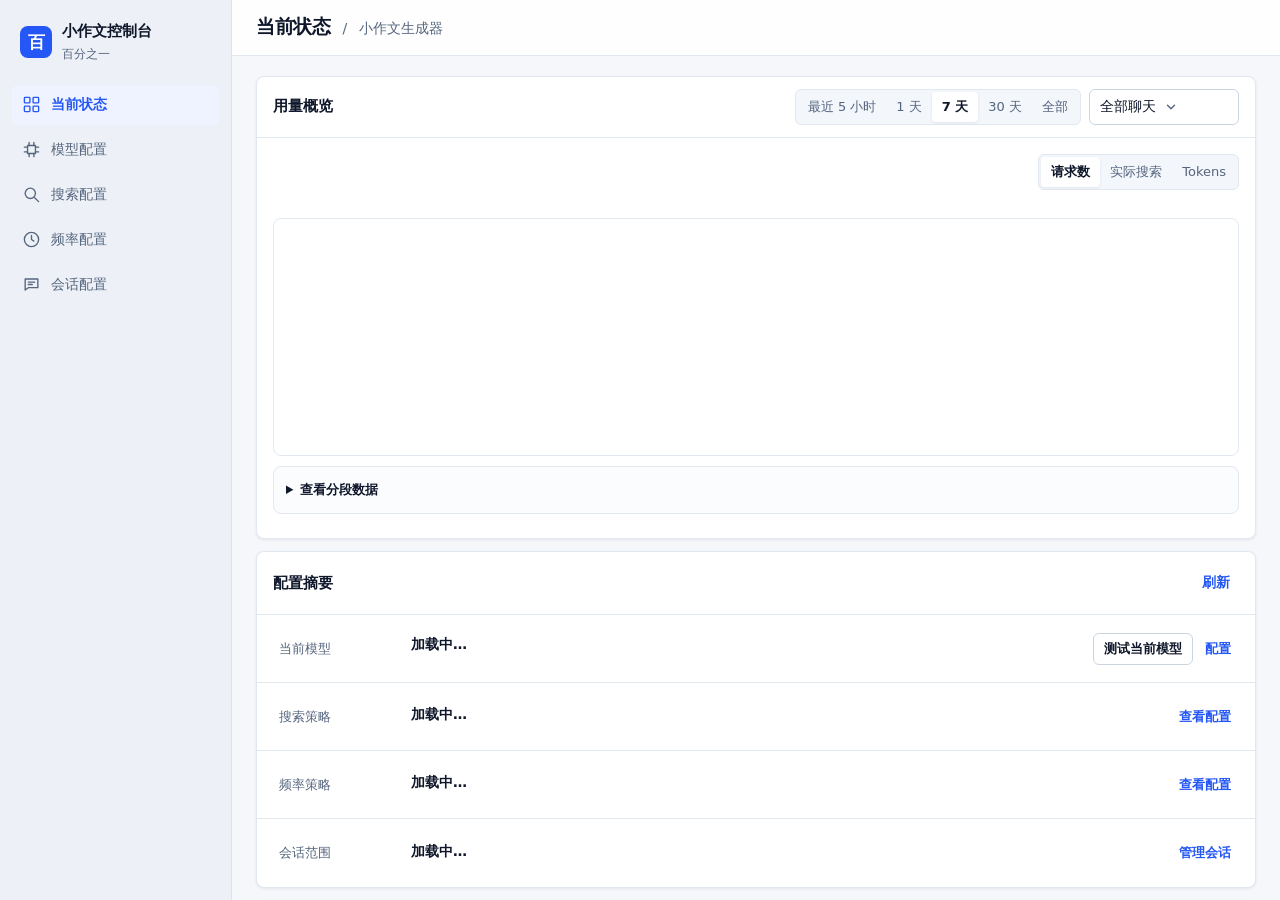
<file: views/config-center/index.html>
<!doctype html>
<html lang="zh-CN">
<head>
<meta charset="utf-8"/>
<meta name="viewport" content="width=device-width,initial-scale=1"/>
<title>小作文生成器</title>
<link rel="stylesheet" href="./tokens.css"/>
<link rel="stylesheet" href="./style.css"/>
</head>
<body>
<p id="toast" class="toast hidden" role="status" aria-live="polite"></p>
<div class="app">
  <aside class="sidebar">
    <div class="brand"><div class="brand-mark">百</div><div><strong>小作文控制台</strong><small>百分之一</small></div></div>
    <nav class="nav" aria-label="配置中心">
      <button data-page="status" aria-current="page"><svg class="ico" viewBox="0 0 24 24"><rect x="3" y="3" width="7" height="7" rx="1"/><rect x="14" y="3" width="7" height="7" rx="1"/><rect x="3" y="14" width="7" height="7" rx="1"/><rect x="14" y="14" width="7" height="7" rx="1"/></svg><span>当前状态</span></button>
      <button data-page="model"><svg class="ico" viewBox="0 0 24 24"><path d="M7 7h10v10H7z"/><path d="M9 3v4M15 3v4M9 17v4M15 17v4M3 9h4M3 15h4M17 9h4M17 15h4"/></svg><span>模型配置</span></button>
      <button data-page="search"><svg class="ico" viewBox="0 0 24 24"><circle cx="10.5" cy="10.5" r="6.5"/><path d="m16 16 5 5"/></svg><span>搜索配置</span></button>
      <button data-page="rate"><svg class="ico" viewBox="0 0 24 24"><circle cx="12" cy="12" r="9"/><path d="M12 7v5l3 2"/></svg><span>频率配置</span></button>
      <button data-page="session"><svg class="ico" viewBox="0 0 24 24"><path d="M4 5h16v11H8l-4 3z"/><path d="M8 9h8M8 12h5"/></svg><span>会话配置</span></button>
    </nav>
  </aside>
  <div class="workspace">
    <header class="topbar"><div class="topbar-title"><h1 id="pageTitle">当前状态</h1><span class="title-divider">/</span><span id="pageKicker">小作文生成器</span></div><span id="dirtyBadge" class="badge hidden">未保存</span></header>
    <main class="content">
      <p id="globalNotice" class="notice global-notice hidden" role="status"></p>
      <section id="page-status" class="section active">
        <div class="card">
          <div class="card-head"><h2>用量概览</h2><div class="tools"><div class="seg" id="periodSeg"><button data-period="5h">最近 5 小时</button><button data-period="1d">1 天</button><button data-period="7d" class="active">7 天</button><button data-period="30d">30 天</button><button data-period="all">全部</button></div><div class="chat-filter"><button id="chatToggle" class="select-like chat-toggle" aria-haspopup="true" aria-expanded="false"><span id="chatToggleLabel">全部聊天</span><svg class="caret" viewBox="0 0 16 16" aria-hidden="true"><path d="m4 6 4 4 4-4" fill="none" stroke="currentColor" stroke-width="1.6" stroke-linecap="round" stroke-linejoin="round"/></svg></button><div id="chatPanel" class="chat-panel hidden"><div class="chat-panel-head"><strong>按聊天筛选</strong><span id="chatSelectionHint" class="chat-panel-meta">全部聊天</span></div><label class="chat-search"><svg class="ico" viewBox="0 0 24 24" aria-hidden="true"><circle cx="10.5" cy="10.5" r="6.5"/><path d="m16 16 5 5"/></svg><input id="chatSearch" type="search" placeholder="搜索聊天名称或 UMO" aria-label="搜索聊天"/></label><div id="chatList" class="chat-list"></div><div class="chat-panel-foot"><div id="chatBulkScope" class="chat-bulk-scope"></div><div class="chat-bulk"><button id="chatAll" class="link-btn">全选</button><span class="bulk-divider"></span><button id="chatNone" class="link-btn">全不选</button></div><button id="chatApply" class="primary small">应用筛选</button></div></div></div></div></div>
          <div class="card-body">
            <div class="chart-toolbar"><p id="rangeInfo" class="hint range-info"></p><div class="seg metric-seg" id="metricSeg"><button data-metric="requests" class="active">请求数</button><button data-metric="searches">实际搜索</button><button data-metric="tokens">Tokens</button></div></div>
            <div id="statCards" class="stat-grid"></div>
            <div class="chart-wrap"><canvas id="trendChart" role="img" aria-label="按时间范围与聊天筛选的使用趋势图，悬停查看对应数据"></canvas><div id="chartTip" class="chart-tip hidden" role="status" aria-live="polite"></div><div id="chartEmpty" class="empty hidden">当前范围内没有实际记录</div></div>
            <details class="chart-data"><summary>查看分段数据</summary><div id="chartTable"></div></details>
            <p id="tokenNote" class="hint"></p>
          </div>
        </div>
        <div class="card"><div class="card-head"><h2>配置摘要</h2><button id="refreshAll" class="ghost">刷新</button></div><div class="config-list">
          <div class="config-item"><div class="config-label">当前模型</div><div><strong id="sumModel">加载中…</strong><small id="sumModelMeta"></small><small id="sumModelTest" class="hint"></small></div><div class="config-actions"><button id="testCurrentModel" class="secondary small">测试当前模型</button><button class="config-link" data-status-go="model">配置</button></div></div>
          <div class="config-item"><div class="config-label">搜索策略</div><div><strong id="sumSearch">加载中…</strong><small id="sumSearchMeta"></small></div><div class="config-actions"><button class="config-link" data-status-go="search">查看配置</button></div></div>
          <div class="config-item"><div class="config-label">频率策略</div><div><strong id="sumRate">加载中…</strong><small id="sumRateMeta"></small></div><div class="config-actions"><button class="config-link" data-status-go="rate">查看配置</button></div></div>
          <div class="config-item"><div class="config-label">会话范围</div><div><strong id="sumSession">加载中…</strong><small id="sumSessionMeta"></small></div><div class="config-actions"><button class="config-link" data-status-go="session">管理会话</button></div></div>
        </div></div>
        <div class="card"><div class="card-head"><h2>保留与统计口径</h2></div><div class="card-body"><p id="retentionInfo" class="hint"></p><ul class="plain-list"><li>请求数：实际进入生成流程的请求，失败也计数。</li><li>实际搜索：生成与主动测试中真正发起过的搜索后端尝试；跳过和关闭不计。</li><li>降级/回退：同一请求中第二个及之后真正发起的后端尝试；一次请求可能产生多条。</li><li>模型失败：按失败的模型调用计数；主动测试单独记录，不计入请求数。</li><li>Tokens：仅累加上游实际返回的用量；缺失会标记为不完整，不按 0 处理。</li></ul></div></div>
      </section>

      <section id="page-model" class="section">
        <div class="card">
          <div class="card-head"><h2>模型来源</h2><div class="seg seg-large" role="group" aria-label="模型来源"><button id="sourceAstrbot" type="button" class="active" aria-pressed="true">AstrBot 预设模型</button><button id="sourceManual" type="button" aria-pressed="false">自定义模型</button></div></div>
          <div id="astrbotPanel">
            <div class="card-body">
              <div class="row-between"><div><h3>选择模型</h3><p id="providerHint" class="hint"></p></div><button id="refreshProviders" class="ghost">刷新</button></div>
              <label class="field"><span>搜索已配置模型</span><input id="providerFilter" type="search" placeholder="模型较多时输入名称或 Provider ID 过滤" autocomplete="off"/></label>
              <label class="field"><span>模型 Provider</span><select id="providerSelect" aria-label="选择 AstrBot 已配置的模型"></select><small id="providerSelectionState" class="hint provider-selection" aria-live="polite">未选择模型</small></label>
            </div>
          </div>
          <div id="manualPanel" class="hidden">
            <div class="card-body">
              <h3 class="subhead">连接信息</h3>
              <div class="grid two"><label class="field"><span>供应商预设</span><select id="presetSelect"></select></label><label class="field"><span>接口格式</span><select id="apiFormat"><option value="chat_completions">Chat Completions</option><option value="responses">Responses</option><option value="anthropic_messages">Anthropic Messages</option></select></label></div>
              <label class="field"><span>Base URL</span><input id="baseUrl" type="url" placeholder="https://api.example.com/v1" autocomplete="off"/></label>
              <label class="field"><span>API Key</span><input id="apiKey" type="password" placeholder="留空且地址未变时保留已保存 Key，填入新值将覆盖" autocomplete="new-password"/><small id="keyState" class="hint key-state"></small></label>
              <h3 class="subhead divided">模型</h3>
              <div class="row-between"><div><p id="modelHint" class="hint"></p></div><button id="fetchModels" class="secondary btn-compact">获取模型列表</button></div>
              <label class="field"><span>模型名称</span><input id="modelInput" list="modelList" placeholder="获取列表后选择，或手动填写" autocomplete="off"/><datalist id="modelList"></datalist></label>
              <p id="contextHint" class="hint">上下文长度：未知（未从服务可靠取得，不猜测）</p>
              <label class="check"><input id="sendTemperature" type="checkbox"/>发送 temperature 参数</label>
            </div>
          </div>
          <div class="card-foot action-row"><button id="testModel" class="secondary">测试当前模型</button><span class="autosave-note">修改后自动保存</span><span id="modelMessage" class="message" role="status"></span></div>
        </div>
      </section>

      <section id="page-search" class="section">
        <p id="searchDraftHint" class="hint search-autosave-hint">修改后自动保存，无需点击保存按钮。</p>

        <div class="card" id="searchPolicyCard">
          <div class="card-head"><h2>搜索策略</h2><span class="pill">从上到下依次尝试</span></div>
          <div class="card-body">
            <label class="check"><input id="searchEnabled" type="checkbox"/>启用搜索</label>
            <div class="mode-field">
              <div class="mode-head">
                <div>
                  <span class="mode-title">搜索顺序与分组</span>
                  <p class="hint">从上到下依次尝试已勾选的组；某一组返回有效结果即停止，不再继续后面的组。AstrBot 组内先官方搜索、再已安装的搜索插件；全部取消勾选或关闭总开关时不发起任何搜索。</p>
                </div>
              </div>
              <div id="modeList" class="candidate-list mode-list" role="list" aria-label="搜索分组优先级"></div>
            </div>
            <div class="grid three">
              <label class="field"><span>结果数</span><input id="searchResults" type="number" min="1" max="10"/></label>
              <label class="field"><span>总超时 (ms)</span><input id="searchTimeout" type="number" min="1000" max="60000"/></label>
              <label class="field"><span>单后端超时 (ms，0=自动)</span><input id="searchPerTimeout" type="number" min="0" max="60000"/></label>
            </div>
            <p class="hint">网页组会分别查询「首发平台／玩法机制」与「体验评价／剧情」，共享同一份总超时与结果数上限；不同查询的结果都会进入素材池，相同链接自动去重。</p>
          </div>
        </div>

        <div class="card" id="searchDiagCard">
          <div class="card-head"><h2>诊断</h2><button id="searchTest" class="secondary btn-compact">主动测试搜索</button></div>
          <div class="card-body">
            <p id="searchMessage" class="hint" aria-live="polite"></p>
            <p id="searchTestResult" class="hint"></p>
            <p id="searchFailure" class="hint">最近一次没有失败记录。</p>
            <pre id="lastSearch" class="pre"></pre>
          </div>
        </div>

        <div class="card" id="searchAdvancedCard">
          <div class="card-head"><h2>高级参数</h2><span class="pill">默认素材直传</span></div>
          <div class="card-body">
            <div class="grid three">
              <label class="field"><span>素材总字数预算</span><input id="materialMaxChars" type="number" min="1000" max="6000"/></label>
              <label class="field"><span>素材条数上限</span><input id="materialMaxItems" type="number" min="1" max="10"/></label>
              <label class="field"><span>单条片段字数</span><input id="materialSnippetChars" type="number" min="120" max="600"/></label>
            </div>
            <p class="hint">默认把清洗后的「标题、来源、链接、片段」直接交给生成模型，每次生成只调用一次写作模型；片段按句子边界截断。</p>
            <label class="check"><input id="summarizeEnabled" type="checkbox"/>【高级】先用模型汇总素材（关闭时直接传素材，推荐关闭）</label>
            <div class="grid two">
              <label class="field"><span>汇总输入预算</span><input id="summaryInput" type="number" min="200" max="50000"/></label>
              <label class="field"><span>汇总输出字数</span><input id="summaryChars" type="number" min="20" max="1000"/></label>
            </div>
            <p class="hint">开启汇总会多一次模型调用，并可能把素材压得过短；只有确实需要短摘要时再打开。</p>
            <div class="grid two">
              <label class="field"><span>搜索 API</span><select id="apiProvider"><option value="tavily">Tavily</option></select></label>
              <label class="field"><span>API Base URL</span><input id="searchBase" type="url"/></label>
            </div>
            <label class="field"><span>搜索 API Key</span><input id="searchKey" type="password" placeholder="留空保留同地址已保存的 Key；输入新值后失焦或回车覆盖" autocomplete="new-password"/></label>
          </div>
        </div>

        <p id="searchSaveMessage" class="message autosave-status" role="status"></p>
      </section>

      <section id="page-rate" class="section">
        <div class="card"><div class="card-head"><h2>请求频率</h2><span class="pill">0 = 不限制</span></div><div class="card-body">
          <div class="range-row"><div><strong>时间窗口</strong><p class="hint">0 分钟表示不做窗口限制</p></div><input id="windowRange" type="range" min="0" max="1440" step="1"/><input id="windowNumber" type="number" min="0" max="1440"/><span>分钟</span></div>
          <div id="maxRow" class="range-row"><div><strong>窗口内最多次数</strong><p class="hint">仅窗口不为 0 时生效</p></div><input id="maxRange" type="range" min="1" max="1000"/><input id="maxNumber" type="number" min="1" max="1000"/><span>次</span></div>
          <div class="range-row"><div><strong>每日最多次数</strong><p class="hint">0 表示每日不限制</p></div><input id="dailyRange" type="range" min="0" max="1000"/><input id="dailyNumber" type="number" min="0" max="1000"/><span>次</span></div>
          <div class="stack-fields"><div class="setting-row"><label class="setting-label" for="rateTimezone">每日重置时区</label><select id="rateTimezone" aria-label="每日重置时区"></select><p class="hint setting-hint">每日 00:00 按此时区重置；默认使用服务器本地时区。</p></div><div class="field"><span>运行时规则</span><p id="rateRuntime" class="hint"></p></div></div>
          <p class="hint">管理员不受频率限制；并发请求在单进程内串行计数，避免同一身份并发穿透。每日按指定时区 00:00 重置。</p>
          <div class="action-row"><span class="autosave-note">修改后自动保存</span><span id="rateMessage" class="message"></span></div>
        </div></div>
        <div class="card identity-card"><div class="card-head"><div><h2>身份关联</h2><p class="card-sub">同一人的多个账号可共用一份频率额度</p></div><span class="pill">仅管理员确认</span></div><div class="card-body"><p class="identity-purpose">用途：把同一连接器下确认属于同一人的多个 UID 关联起来，它们会共用一份频率额度；共同历史只计一次，解除关联后各自新增的请求相加，不会重置额度。普通用户无需设置这里。</p><div class="identity-summary"><div class="identity-stat"><span>已关联</span><strong id="identityGroupCount">0</strong><small>组</small></div><div class="identity-stat"><span>已知身份</span><strong id="identityKnownCount">0</strong><small>个</small></div><span class="hint identity-summary-note">明细较多时可在下方滚动查看</span></div><details class="identity-details"><summary>查看身份明细</summary><div class="identity-scroll"><div class="subhead">已关联</div><div id="linkList" class="list compact"></div><div class="subhead divided">可关联身份</div><div id="identityList" class="list compact"></div></div><div class="identity-add"><label class="field"><span>连接器</span><input id="identityConnector" placeholder="例如 qq_official"/></label><label class="field grow"><span>UID（逗号分隔）</span><input id="identityUids" placeholder="uid1, uid2"/></label><button id="linkIdentity" class="secondary btn-compact">关联身份</button></div></details></div></div>
      </section>

      <section id="page-session" class="section">
        <div class="card"><div class="card-head"><h2>会话总开关</h2><span class="pill">优先级：类型开关 → 迁移 → 列表</span></div><div class="card-body"><label class="check"><input id="allowPrivate" type="checkbox"/>允许私聊</label><label class="check"><input id="allowGroup" type="checkbox"/>允许群聊</label><p id="migrationBanner" class="notice hidden"></p><p id="umoPending" class="notice hidden"></p><p class="hint">非空会话列表只允许列表中启用且 UMO 完全一致的会话；旧版 QQ/群号限制无法自动映射时会保持暂停，必须添加明确的 UMO 会话后才会解除。没有旧版限制时，空列表表示不限制。</p></div></div>
        <div class="card"><div class="card-head"><div><h2>管理员</h2><p class="card-sub">管理员不受频率限制；添加或移除后立即生效</p></div><span class="pill">按连接器 + UID</span></div><div class="card-body"><div class="inline-add"><label class="field"><span>连接器</span><input id="adminConnector" placeholder="例如 qq_official"/></label><label class="field grow"><span>发送者 UID（/sid）</span><input id="adminUid" placeholder="不要填 UMO 或群号"/></label><button id="addAdmin" class="secondary btn-compact">添加</button></div><div id="adminList" class="list compact"></div><p id="adminPending" class="notice hidden"></p><p id="adminMessage" class="hint"></p><p class="hint">管理员身份与会话白名单彼此独立；不需要额外保存，添加或移除后自动写入配置。</p></div></div>
        <div class="card"><div class="card-head"><div><h2>会话列表</h2><p class="card-sub">只放行列表中勾选启用的精确 UMO；修改后立即生效</p></div><span class="pill">精确 UMO</span></div><div class="card-body"><div class="inline-add"><label class="field grow"><span>新增 UMO（/sid）</span><input id="newUmo" placeholder="platform:MessageType:session"/></label><button id="addSession" class="secondary btn-compact">添加</button></div><div class="filter-row session-filters"><label class="field compact"><span>连接器筛选</span><select id="sessionConnectorFilter"><option value="">全部连接器</option></select></label><label class="field compact"><span>类型筛选</span><select id="sessionTypeFilter"><option value="">全部类型</option><option value="private">私聊</option><option value="group">群聊</option><option value="unknown">未知</option></select></label></div><div id="sessionList" class="list compact session-list"></div><p id="sessionMessage" class="hint"></p><div id="sessionRepair"></div><p class="hint">QQ 官方 unique_session 开启时，群 UMO 可能包含成员身份；授权一个成员 UMO 不等于授权整个群。无法自动发现的会话请通过 /sid 添加，插件不会虚构会话名称。</p></div></div>
        <div class="card"><div class="card-head"><h2>高级</h2></div><div class="card-body"><label class="field"><span>预设游戏（每行一个）</span><textarea id="presetGames" rows="5"></textarea></label><label class="check"><input id="showStats" type="checkbox"/>生成后发送统计信息</label><div class="action-row"><span class="autosave-note">修改后自动保存</span><span id="advancedMessage" class="message"></span></div></div></div>
      </section>
    </main>
    <div id="loading" class="loading hidden">加载中…</div>
  </div>
</div>
<div id="confirmLayer" class="confirm-layer hidden" role="dialog" aria-modal="true" aria-labelledby="confirmTitle" aria-describedby="confirmText">
  <div class="confirm-box">
    <h2 id="confirmTitle">有未保存的修改</h2>
    <p id="confirmText"></p>
    <div class="action-row confirm-actions">
      <button id="confirmCancel" type="button" class="secondary">取消，保留草稿</button>
      <button id="confirmOk" type="button" class="primary">放弃草稿并继续</button>
    </div>
  </div>
</div>
<script type="module" src="./app.js"></script>
</body>
</html>
</file>
<file: views/config-center/tokens.css>
:root {
  --bg: #F5F7FB;
  --paper: #FFFFFF;
  --text: #0F172A;
  --muted: #55657D;
  --line: #E2E8F0;
  --line-soft: #EEF2F7;
  --line-strong: #CBD5E1;
  --accent: #2457F5;
  --accent-hover: #1E46CC;
  --accent-soft: #EEF3FF;
  --accent-contrast: #FFFFFF;
  --teal: #0F8F8E;
  --ok: #0F8F8E;
  --ok-soft: #E8F5F0;
  --danger: #C0392B;
  --danger-soft: #FDECEA;
  --amber: #B7791F;
  --amber-soft: #FFF7E6;
  --amber-border: #F0D9A6;
  --danger-border: #F3C7C2;
  --toast-ok-bg: #E9F7EF;
  --toast-ok-text: #12633F;
  --toast-ok-border: #B7E2C9;
  --surface-1: #FBFCFE;
  --surface-2: #F3F6FB;
  --surface-3: #EEF3FA;
  --topbar-bg: rgba(255, 255, 255, .86);
  --focus: #9DB4FF;
  --focus-ring: rgba(36, 87, 245, .22);
  --radius: 8px;
  --radius-sm: 6px;
  --shadow: 0 1px 3px rgba(15, 23, 42, .08);
  --shadow-pop: 0 12px 32px rgba(15, 23, 42, .12);
  --side: #EDF1F7;
  --side-line: #DCE3ED;
  --space-1: 8px;
  --space-2: 12px;
  --space-3: 16px;
  --space-4: 24px;
  --font-sans: "PingFang SC", "HarmonyOS Sans SC", "Microsoft YaHei", system-ui, sans-serif;
  --font-mono: "SFMono-Regular", Consolas, "Liberation Mono", monospace;
}
html[data-theme="dark"] {
  --bg: #0B1220;
  --side: #0E1726;
  --side-line: #223047;
  --paper: #111A2B;
  --text: #E8EEF8;
  --muted: #9BA8BC;
  --line: #263449;
  --line-soft: #1E2A3C;
  --line-strong: #3A4A63;
  --accent: #7C9CFF;
  --accent-hover: #9DB4FF;
  --accent-soft: #16223A;
  --accent-contrast: #08101F;
  --teal: #4ED3CF;
  --ok: #4ED3CF;
  --ok-soft: #12302F;
  --danger: #FF9F9F;
  --danger-soft: #3A1D21;
  --amber: #E1BB6A;
  --amber-soft: #332A18;
  --amber-border: #5A4A28;
  --danger-border: #6A2E33;
  --toast-ok-bg: #123126;
  --toast-ok-text: #8FE3B4;
  --toast-ok-border: #1F5A3D;
  --surface-1: #0F1827;
  --surface-2: #162133;
  --surface-3: #1A2740;
  --topbar-bg: rgba(17, 26, 43, .9);
  --focus: #6C8DF0;
  --focus-ring: rgba(124, 156, 255, .28);
  --shadow: 0 1px 3px rgba(0, 0, 0, .28);
  --shadow-pop: 0 16px 40px rgba(0, 0, 0, .42);
}
</file>
<file: views/config-center/style.css>
* { box-sizing: border-box; }
html, body { height: 100%; }
body {
  margin: 0;
  background: var(--bg);
  color: var(--text);
  font: 14px/1.55 var(--font-sans);
  font-variant-numeric: tabular-nums;
  font-feature-settings: "tnum";
  -webkit-font-smoothing: antialiased;
  /* 桌面端左右两栏各自滚动：整页不滚，滚轮命中哪栏就只滚哪栏。 */
  overflow: hidden;
}
button, input, select, textarea { font: inherit; }
button { cursor: pointer; }
button:focus-visible, input:focus-visible, select:focus-visible, textarea:focus-visible {
  outline: 3px solid var(--focus);
  outline-offset: 2px;
}
.app { display: grid; grid-template-columns: 232px minmax(0, 1fr); height: 100vh; min-height: 100vh; }
.sidebar { background: var(--side); border-right: 1px solid var(--side-line); padding: 20px 12px; display: flex; flex-direction: column; position: sticky; top: 0; align-self: start; height: 100vh; overflow-y: auto; overscroll-behavior: contain; }
.brand { display: flex; gap: 10px; align-items: center; padding: 0 8px 20px; }
.brand-mark { height: 32px; width: 32px; border-radius: var(--radius); background: var(--accent); color: var(--accent-contrast); display: grid; place-items: center; font-size: 17px; font-weight: 700; }
.brand strong { display: block; font-size: 15px; white-space: nowrap; }
.brand small { color: var(--muted); font-size: 12px; }
.nav { display: grid; gap: 5px; }
.nav button { border: 0; background: transparent; color: var(--muted); text-align: left; display: flex; gap: 10px; align-items: center; border-radius: var(--radius-sm); padding: 9px 10px; min-height: 40px; }
.nav button[aria-current="page"] { color: var(--accent); background: var(--accent-soft); font-weight: 650; }
.ico { width: 19px; height: 19px; fill: none; stroke: currentColor; stroke-width: 1.7; stroke-linecap: round; stroke-linejoin: round; flex: none; transform-origin: center; }
.nav button:is(:hover, :focus-visible, .playing) .ico { animation: icon-lift .52s cubic-bezier(.22,.8,.3,1); }
.nav button[data-page="status"]:is(:hover, :focus-visible) .ico { animation-name: icon-grid; }
.nav button[data-page="model"]:is(:hover, :focus-visible) .ico { animation-name: icon-model; }
.nav button[data-page="search"]:is(:hover, :focus-visible) .ico { animation-name: icon-search; }
.nav button[data-page="rate"]:is(:hover, :focus-visible) .ico { animation-name: icon-clock; }
.nav button[data-page="session"]:is(:hover, :focus-visible) .ico { animation-name: icon-chat; }
@keyframes icon-lift { 0%, 100% { transform: translateY(0); } 40% { transform: translateY(-3px); } 70% { transform: translateY(1px); } }
@keyframes icon-grid { 0%, 100% { transform: scale(1) rotate(0); } 45% { transform: scale(.88) rotate(-8deg); } 75% { transform: scale(1.06) rotate(3deg); } }
@keyframes icon-model { 0%, 100% { transform: scale(1) rotate(0); } 40% { transform: scale(.9) rotate(12deg); } 75% { transform: scale(1.07) rotate(-4deg); } }
@keyframes icon-search { 0%, 100% { transform: translate(0, 0) rotate(0); } 35% { transform: translate(-2px, -2px) rotate(-10deg); } 70% { transform: translate(1px, 1px) rotate(5deg); } }
@keyframes icon-clock { 0%, 100% { transform: rotate(0); } 35% { transform: rotate(-14deg); } 70% { transform: rotate(8deg); } }
@keyframes icon-chat { 0%, 100% { transform: translateY(0) scale(1); } 40% { transform: translateY(-3px) scale(1.06); } 70% { transform: translateY(1px) scale(.98); } }
.workspace { min-width: 0; height: 100vh; overflow-y: auto; overscroll-behavior: contain; }
.topbar { height: 56px; border-bottom: 1px solid var(--line); background: var(--topbar-bg); display: flex; align-items: center; justify-content: space-between; gap: 16px; padding: 0 24px; position: sticky; top: 0; z-index: 5; backdrop-filter: blur(12px); }
.topbar-title { display: flex; align-items: baseline; gap: 12px; min-width: 0; color: var(--muted); font-size: 14px; }
.topbar-title h1 { font-size: 19px; line-height: 1.25; letter-spacing: -.02em; color: var(--text); margin: 0; font-weight: 600; }
.title-divider { color: var(--muted); }
.content { padding: 20px 24px 64px; max-width: 1180px; margin: auto; }
.global-notice { margin: 0 0 16px; }
.section { display: none; }
.section.active { display: block; }
.card { background: var(--paper); border: 1px solid var(--line); border-radius: var(--radius); box-shadow: var(--shadow); }
.card + .card { margin-top: 12px; }
.card-head { display: flex; align-items: center; justify-content: space-between; gap: 12px; padding: 12px 16px; border-bottom: 1px solid var(--line); min-height: 48px; }
.card-head > div:first-child { min-width: 0; }
.card-head h2 { margin: 0; font-size: 15px; font-weight: 600; letter-spacing: .01em; white-space: nowrap; }
.card-sub { margin: 3px 0 0; color: var(--muted); font-size: 12.5px; font-weight: 400; line-height: 1.4; white-space: normal; }
.card-body { padding: 16px; }
.tools { display: flex; gap: 8px; align-items: center; flex-wrap: wrap; }
.primary, .secondary, .ghost, .mini, .btn-compact {
  border: 1px solid transparent;
  border-radius: var(--radius-sm);
  min-height: 38px;
  padding: 8px 14px;
  font-weight: 600;
  transition: background .15s, border-color .15s, color .15s;
}
.primary { background: var(--accent); border-color: var(--accent); color: var(--accent-contrast); }
.primary:hover { background: var(--accent-hover); border-color: var(--accent-hover); }
.secondary { background: var(--paper); border-color: var(--line-strong); color: var(--text); }
.secondary:hover { background: var(--surface-2); }
.ghost { background: transparent; color: var(--accent); padding: 6px 8px; }
.ghost:hover { background: var(--accent-soft); }
.mini { min-height: 30px; padding: 4px 9px; font-size: 13px; }
.small { min-height: 32px; padding: 5px 10px; font-size: 13px; }
.btn-compact { min-height: 30px; padding: 4px 10px; font-size: 13px; }
button:disabled { opacity: .5; cursor: not-allowed; }
.hint { color: var(--muted); font-size: 13px; margin: 8px 0; }
.provider-selection { margin: 0; font-size: 12px; }
.provider-selection.pending { color: var(--accent); }
.message { font-size: 13px; color: var(--muted); }
.message.ok { color: var(--ok); }
.message.error { color: var(--danger); }
.message.warn { color: var(--amber); }
.badge, .pill { display: inline-flex; align-items: center; gap: 6px; border-radius: 999px; font-size: 12px; padding: 4px 9px; background: var(--surface-2); color: var(--muted); white-space: nowrap; }
.badge { background: var(--amber-soft); color: var(--amber); }
.pill::before { content: ""; width: 6px; height: 6px; border-radius: 50%; background: currentColor; opacity: .75; }
.pill.ok { background: var(--ok-soft); color: var(--ok); }
.pill.err { background: var(--danger-soft); color: var(--danger); }
.hidden { display: none !important; }
.seg { display: inline-flex; border: 1px solid var(--line); border-radius: var(--radius-sm); padding: 2px; background: var(--surface-2); flex-wrap: wrap; }
.seg button { border: 0; background: transparent; color: var(--muted); border-radius: 4px; min-height: 30px; padding: 4px 10px; font-size: 13px; white-space: nowrap; }
.seg button.active { background: var(--paper); color: var(--text); box-shadow: var(--shadow); font-weight: 600; }
.seg-large button { min-height: 34px; padding: 6px 14px; }
.filter-row { display: flex; justify-content: space-between; gap: 14px; align-items: flex-start; flex-wrap: wrap; }
.chart-toolbar { display: flex; justify-content: space-between; gap: 14px; align-items: center; flex-wrap: wrap; margin: 0 0 10px; }
.range-info { margin: 0; font-size: 12.5px; color: var(--muted); min-width: 0; }
.metric-seg { flex: none; }
.chat-filter { position: relative; }
.select-like, .chat-toggle { display: inline-flex; align-items: center; gap: 8px; background: var(--paper); border: 1px solid var(--line-strong); border-radius: var(--radius-sm); padding: 0 10px; color: var(--text); min-width: 150px; height: 36px; text-align: left; white-space: nowrap; }
.chat-toggle .caret { width: 14px; height: 14px; flex: none; color: var(--muted); }
.chat-panel { position: absolute; z-index: 20; top: calc(100% + 7px); right: 0; left: auto; width: min(380px, 88vw); background: var(--paper); border: 1px solid var(--line); border-radius: var(--radius); box-shadow: var(--shadow-pop); display: flex; flex-direction: column; overflow: hidden; }
.chat-panel-head { display: flex; justify-content: space-between; gap: 12px; align-items: center; padding: 13px 14px 8px; }
.chat-panel-head strong { font-size: 13.5px; }
.chat-panel-meta { color: var(--muted); font-size: 12px; }
.chat-search { display: flex; align-items: center; gap: 8px; margin: 0 14px 8px; padding: 0 10px; height: 36px; border: 1px solid var(--line-strong); border-radius: var(--radius-sm); background: var(--paper); }
.chat-search .ico { width: 16px; height: 16px; color: var(--muted); }
.chat-search input { flex: 1; width: 100%; border: 0; outline: 0; background: transparent; padding: 0; margin: 0; color: var(--text); }
.chat-list { max-height: 300px; overflow: auto; display: grid; gap: 2px; padding: 0 8px 8px; }
.chat-list label { display: flex; gap: 9px; align-items: flex-start; padding: 8px; border-radius: var(--radius-sm); font-size: 13px; min-height: 44px; }
.chat-list label:hover { background: var(--surface-2); }
.chat-list input { width: 16px; height: 16px; margin-top: 2px; flex: none; accent-color: var(--accent); }
.chat-list small { display: block; color: var(--muted); font-size: 11px; word-break: break-all; margin-top: 2px; }
.chat-list .empty { border: 0; padding: 14px 8px; }
.chat-panel-foot { display: flex; flex-wrap: wrap; justify-content: space-between; align-items: center; gap: 8px 10px; padding: 10px 14px; border-top: 1px solid var(--line); background: var(--surface-1); }
.chat-bulk-scope { flex: 1 0 100%; color: var(--muted); font-size: 11px; line-height: 1.45; }
.chat-bulk { display: flex; align-items: center; gap: 10px; }
.bulk-divider { width: 1px; height: 12px; background: var(--line); }
.chip-row { display: flex; gap: 8px; align-items: center; justify-content: flex-end; margin-bottom: 8px; }
.link-btn { border: 0; background: transparent; color: var(--accent); padding: 2px 4px; font-size: 13px; }
.stat-grid { display: grid; grid-template-columns: repeat(3, minmax(0, 1fr)); gap: 12px; margin: 12px 0 16px; }
.stat { border: 1px solid var(--line); border-radius: var(--radius); padding: 14px; background: var(--surface-1); }
.stat span { color: var(--muted); font-size: 13px; }
.stat strong { display: block; font-size: 26px; line-height: 1.2; margin: 5px 0 2px; font-weight: 650; }
.stat small { color: var(--muted); font-size: 12px; }
.chart-wrap { position: relative; min-height: 220px; border: 1px solid var(--line); border-radius: var(--radius); padding: 8px; background: var(--paper); }
canvas { width: 100%; height: 220px; display: block; }
.empty { display: grid; place-items: center; min-height: 120px; color: var(--muted); font-size: 14px; text-align: center; padding: 18px; border: 1px dashed var(--line); border-radius: var(--radius); }
.summary-grid { display: grid; grid-template-columns: 1fr; gap: 10px; }
.summary { display: grid; grid-template-columns: minmax(130px, 180px) minmax(0, 1fr); gap: 6px 14px; align-items: start; border: 1px solid var(--line); border-radius: var(--radius); padding: 14px; min-width: 0; }
.summary h3 { grid-row: 1 / 5; margin: 0; font-size: 13px; color: var(--muted); font-weight: 600; }
.summary strong { font-size: 15px; }
.summary p, .summary button { margin: 0; }
.summary p.hint { grid-column: 2; }
.summary button { justify-self: start; }
.plain-list { margin: 8px 0 0; padding-left: 20px; color: var(--muted); font-size: 13px; }
.card-foot { padding: 13px 22px; border-top: 1px solid var(--line); display: flex; gap: 10px; align-items: center; flex-wrap: wrap; }
.config-list { display: flex; flex-direction: column; }
.config-item { display: grid; grid-template-columns: 116px minmax(0, 1fr) auto; align-items: center; gap: 16px; min-height: 68px; padding: 14px 22px; border-bottom: 1px solid var(--line); }
.config-item:last-child { border-bottom: 0; }
.config-label { font-size: 13px; color: var(--muted); }
.config-item strong { display: block; font-size: 14px; font-weight: 600; word-break: break-word; }
.config-item small { display: block; font-size: 12px; color: var(--muted); margin-top: 3px; word-break: break-word; }
.config-actions { display: flex; align-items: center; gap: 10px; flex-wrap: wrap; justify-content: flex-end; }
.config-link { border: 0; background: transparent; color: var(--accent); padding: 4px 2px; font-size: 13px; font-weight: 600; }
.config-link:hover { text-decoration: underline; }
.subhead { margin: 0 0 10px; font-size: 14px; font-weight: 600; }
.subhead.divided { margin-top: 20px; padding-top: 18px; border-top: 1px solid var(--line); }
.source-grid { display: grid; grid-template-columns: 1fr 1fr; gap: 12px; }
.source-card { text-align: left; border: 1px solid var(--line); border-radius: var(--radius); background: var(--paper); padding: 16px; display: grid; gap: 5px; }
.source-card strong { font-size: 15px; }
.source-card span { color: var(--muted); font-size: 13px; }
.source-card.active { border-color: var(--accent); background: var(--accent-soft); box-shadow: inset 0 0 0 1px var(--accent); }
.field { display: grid; gap: 6px; margin: 10px 0; min-width: 0; }
.field.compact { margin: 0; flex: 1 1 180px; }
.field > span { font-size: 13px; font-weight: 600; }
.field input, .field select, .field textarea { border: 1px solid var(--line-strong); border-radius: var(--radius-sm); padding: 8px 10px; background: var(--paper); color: var(--text); width: 100%; min-width: 0; }
.field textarea { resize: vertical; }
.grid { display: grid; gap: 12px; }
.grid.two { grid-template-columns: 1fr 1fr; }
.grid.three { grid-template-columns: repeat(3, minmax(0, 1fr)); }
.check { display: flex; align-items: flex-start; gap: 8px; margin: 8px 0; color: var(--text); font-size: 14px; }
.check input { width: 16px; height: 16px; margin-top: 3px; flex: none; accent-color: var(--accent); }
.row-between { display: flex; justify-content: space-between; gap: 12px; align-items: center; flex-wrap: wrap; }
.row-between h3 { margin: 0; font-size: 14px; }
.actions .card-body { padding: 13px 22px; }
.action-row { display: flex; gap: 10px; align-items: center; flex-wrap: wrap; }
.list { display: grid; gap: 8px; margin: 8px 0; }
.list.compact { margin: 0; gap: 6px; }
.list-row { border: 1px solid var(--line); border-radius: var(--radius); padding: 10px 12px; display: flex; justify-content: space-between; gap: 12px; align-items: center; flex-wrap: wrap; min-height: 48px; background: var(--paper); }
.list.compact .list-row { padding: 8px 10px; border-radius: var(--radius-sm); min-height: 46px; }
.list-row .meta { min-width: 0; display: grid; gap: 2px; }
.list-row .meta strong { font-size: 13px; word-break: break-word; }
.list-row .meta span { color: var(--muted); font-size: 12px; word-break: break-all; }
.list-row .ops { display: flex; gap: 6px; flex-wrap: wrap; align-items: center; }
.danger { color: var(--danger); }
.notice { border: 1px solid var(--amber-border); background: var(--amber-soft); color: var(--amber); border-radius: var(--radius); padding: 10px 12px; font-size: 13px; margin: 10px 0; }
.error-box { border: 1px solid var(--danger); background: var(--danger-soft); color: var(--danger); border-radius: var(--radius); padding: 10px 12px; font-size: 13px; margin: 8px 0; }
.range-row { display: grid; grid-template-columns: 180px minmax(140px, 1fr) 88px 40px; gap: 14px; align-items: center; padding: 14px 0; border-bottom: 1px solid var(--line-soft); }
.range-row:last-child { border-bottom: 0; }
.range-row > div:first-child { min-width: 0; padding-right: 4px; }
.range-row strong { font-size: 14px; }
.range-row p { margin: 2px 0 0; }
.range-row input[type="range"] { width: 100%; accent-color: var(--accent); }
.range-row input[type="number"] { width: 88px; border: 1px solid var(--line-strong); border-radius: var(--radius-sm); padding: 8px; background: var(--paper); color: var(--text); }
.range-row > span { color: var(--muted); font-size: 13px; }
.stack-fields { display: grid; gap: 12px; margin: 10px 0; }
.stack-fields .field { margin: 0; }
.setting-row { display: grid; grid-template-columns: 180px minmax(180px, 280px) minmax(0, 1fr); gap: 14px; align-items: center; padding-top: 12px; }
.setting-label { font-size: 14px; font-weight: 600; }
.setting-row select { width: 100%; min-width: 0; border: 1px solid var(--line-strong); border-radius: var(--radius-sm); padding: 8px 10px; background: var(--paper); color: var(--text); }
.setting-hint { margin: 0; }
.chart-tip { position: absolute; z-index: 6; min-width: 158px; max-width: 248px; padding: 9px 11px; border: 1px solid var(--line); border-radius: var(--radius-sm); background: var(--paper); box-shadow: var(--shadow-pop); pointer-events: none; }
.chart-tip-head { color: var(--muted); font-size: 12px; margin-bottom: 5px; white-space: nowrap; }
.chart-tip-row { display: flex; align-items: baseline; justify-content: space-between; gap: 18px; font-size: 12.5px; line-height: 1.7; }
.chart-tip-row span { color: var(--muted); }
.chart-tip-row strong { font-weight: 600; font-variant-numeric: tabular-nums; }
.chart-tip-row.active strong { color: var(--accent); }
.chart-data { margin-top: 10px; border: 1px solid var(--line); border-radius: var(--radius); padding: 10px 12px; background: var(--surface-1); color: var(--muted); font-size: 13px; }
.chart-data summary { cursor: pointer; color: var(--text); font-weight: 600; padding: 3px 0; min-height: 24px; }
.chart-data table { width: 100%; border-collapse: collapse; margin-top: 8px; }
.chart-data th, .chart-data td { padding: 5px 6px; border-top: 1px solid var(--line); text-align: right; }
.chart-data th:first-child, .chart-data td:first-child { text-align: left; }
.chart-data th { font-weight: 600; color: var(--muted); }
.pre { white-space: pre-wrap; word-break: break-word; background: var(--surface-2); border: 1px solid var(--line); border-radius: var(--radius); padding: 12px; font-size: 12px; font-family: var(--font-mono); max-height: 260px; overflow: auto; }
.loading { position: fixed; right: 22px; bottom: 22px; background: var(--text); color: var(--bg); border-radius: 999px; padding: 8px 14px; font-size: 13px; z-index: 50; box-shadow: var(--shadow-pop); }
.key-state { margin: 4px 0 0; font-size: 12px; line-height: 1.45; }
.inline-add { display: flex; gap: 10px; align-items: flex-end; flex-wrap: wrap; margin: 4px 0 14px; }
.inline-add .field { margin: 0; min-width: 150px; flex: 0 1 200px; }
.inline-add .field.grow { flex: 1 1 240px; }
.inline-add .btn-compact { margin-bottom: 1px; }
.mode-field { margin: 10px 0 6px; }
.mode-head { display: flex; justify-content: space-between; align-items: flex-start; gap: 12px; flex-wrap: wrap; }
.mode-title { font-size: 13px; font-weight: 600; }
.mode-head .hint { margin: 3px 0 0; }
.mode-list { margin: 10px 0 4px; }
.mode-row .candidate-main span { line-height: 1.45; }
.candidate-list { display: grid; gap: 6px; margin: 8px 0; }
.candidate-row { display: grid; grid-template-columns: 20px 20px minmax(0, 1fr) auto; gap: 12px; align-items: center; border: 1px solid var(--line); border-radius: var(--radius); padding: 10px 12px; background: var(--paper); min-height: 52px; }
.candidate-row.dragging { opacity: .55; }
.drag-handle { color: var(--line-strong); font-size: 16px; cursor: grab; user-select: none; line-height: 1; letter-spacing: -1px; text-align: center; }
.candidate-check { display: flex; align-items: center; }
.candidate-check input { width: 16px; height: 16px; accent-color: var(--accent); }
.candidate-list.disabled { opacity: .55; pointer-events: none; }
.candidate-main { min-width: 0; }
.candidate-main strong { display: block; font-size: 13.5px; }
.candidate-main span { display: block; color: var(--muted); font-size: 12px; margin-top: 2px; word-break: break-word; }
.candidate-actions { display: flex; align-items: center; gap: 6px; flex-wrap: wrap; justify-content: flex-end; }
.candidate-actions .order-btn { width: 24px; height: 24px; min-height: 24px; padding: 0; border: 1px solid var(--line); background: var(--paper); color: var(--muted); border-radius: 4px; font-size: 12px; line-height: 1; }
.candidate-actions .order-btn:hover:not(:disabled) { color: var(--accent); border-color: var(--accent); }
.status-badge { display: inline-flex; align-items: center; gap: 6px; border-radius: 999px; padding: 3px 8px; font-size: 12px; background: var(--surface-2); color: var(--muted); white-space: nowrap; }
.status-badge::before { content: ""; width: 6px; height: 6px; border-radius: 50%; background: currentColor; }
.status-badge.ok { background: var(--ok-soft); color: var(--ok); }
.status-badge.err { background: var(--danger-soft); color: var(--danger); }
.status-badge.warn { background: var(--amber-soft); color: var(--amber); }
.identity-purpose { margin: 0 0 14px; padding: 11px 12px; border: 1px solid var(--line); border-left: 3px solid var(--accent); border-radius: var(--radius); background: var(--surface-1); color: var(--muted); font-size: 13px; line-height: 1.55; }
.identity-summary { display: flex; align-items: center; gap: 24px; flex-wrap: wrap; margin-bottom: 12px; }
.identity-stat { display: flex; align-items: baseline; gap: 6px; font-size: 12px; color: var(--muted); }
.identity-stat strong { font-size: 22px; color: var(--text); font-weight: 650; line-height: 1; font-variant-numeric: tabular-nums; }
.identity-stat small { font-size: 12px; color: var(--muted); }
.identity-summary-note { margin-left: auto; }
.identity-details { border: 1px solid var(--line); border-radius: var(--radius); background: var(--paper); }
.identity-details > summary { cursor: pointer; padding: 11px 14px; font-size: 13px; font-weight: 600; color: var(--accent); list-style: none; }
.identity-details > summary::-webkit-details-marker { display: none; }
.identity-details > summary::before { content: "▸"; display: inline-block; margin-right: 8px; color: var(--muted); transition: transform .15s; }
.identity-details[open] > summary::before { transform: rotate(90deg); }
.identity-scroll { max-height: 260px; overflow: auto; padding: 0 14px; }
.identity-add { display: flex; gap: 10px; align-items: flex-end; flex-wrap: wrap; padding: 12px 14px; border-top: 1px solid var(--line); background: var(--surface-1); border-radius: 0 0 var(--radius) var(--radius); }
.identity-add .field { margin: 0; min-width: 150px; flex: 0 1 180px; }
.identity-add .field.grow { flex: 1 1 240px; }
.row-check { display: inline-flex; align-items: center; gap: 8px; margin: 0; font-size: 13px; white-space: nowrap; cursor: pointer; }
.row-check input { width: 16px; height: 16px; accent-color: var(--accent); flex: none; }
.state-text { display: inline-flex; align-items: center; gap: 6px; color: var(--muted); font-size: 12px; }
.state-text::before { content: ""; width: 6px; height: 6px; border-radius: 50%; background: var(--line-strong); }
.row-check input:checked + .state-text { color: var(--ok); font-weight: 600; }
.row-check input:checked + .state-text::before { background: var(--ok); }
.session-filters { margin: 0 0 10px; }
.confirm-layer { position: fixed; inset: 0; z-index: 80; display: grid; place-items: center; padding: 20px; background: rgba(15, 23, 42, .48); }
.confirm-box { width: min(460px, 100%); background: var(--paper); border: 1px solid var(--line); border-radius: var(--radius); padding: 22px; box-shadow: 0 24px 70px rgba(15, 23, 42, .28); }
.confirm-box h2 { margin: 0 0 8px; font-size: 17px; }
.confirm-box p { margin: 0; color: var(--muted); font-size: 14px; white-space: pre-line; }
.confirm-actions { justify-content: flex-end; margin-top: 20px; }
@media (max-width: 980px) {
  .app { grid-template-columns: 190px minmax(0, 1fr); }
  .content { padding: 20px 24px 60px; }
  .summary-grid { grid-template-columns: 1fr; }
  .grid.three { grid-template-columns: 1fr 1fr; }
}
@media (max-width: 700px) {
  /* 窄屏回到整页滚动：侧栏在顶部，不再固定占一屏。 */
  body { overflow: auto; }
  .app { display: block; height: auto; min-height: 100vh; }
  .workspace { height: auto; overflow: visible; }
  .sidebar { border-right: 0; border-bottom: 1px solid var(--line); padding: 14px; position: static; height: auto; overflow: visible; }
  .brand { padding-bottom: 12px; }
  .nav { display: flex; overflow: auto; gap: 4px; }
  .nav button { white-space: nowrap; min-height: 40px; }
  .topbar { padding: 0 18px; }
  .content { padding: 16px 14px 60px; }
  .card-head { padding: 14px 15px; align-items: flex-start; flex-direction: column; }
  .card-head .tools { width: 100%; justify-content: flex-start; flex-wrap: wrap; }
  .card-body { padding: 15px; }
  .summary { grid-template-columns: 1fr; }
  .summary h3 { grid-row: auto; }
  .summary p, .summary p.hint { grid-column: 1; }
  .summary-grid, .stat-grid, .grid.two, .grid.three, .source-grid { grid-template-columns: 1fr; }
  .config-item { grid-template-columns: minmax(0, 1fr) auto; gap: 4px 12px; padding: 14px 18px; }
  .config-label { grid-column: 1 / -1; }
  .config-actions { grid-column: 2; grid-row: 2; justify-content: flex-end; }
  .chat-filter, .select-like, .chat-toggle { width: 100%; }
  .chat-panel { left: 0; right: auto; width: min(380px, 92vw); }
  .filter-row { display: grid; }
  .seg { width: 100%; }
  .seg button { flex: 1; padding: 5px 7px; }
  .range-row { grid-template-columns: minmax(0, 1fr) 78px auto; gap: 8px; }
  .range-row > div:first-child { grid-column: 1 / -1; }
  .range-row > span { display: inline; }
  .actions .card-body { padding: 12px 15px; }
  .inline-add { align-items: stretch; }
  .inline-add .field, .inline-add .field.grow { flex: 1 1 100%; }
  .inline-add .btn-compact { align-self: flex-start; }
  .candidate-row { grid-template-columns: 18px 18px minmax(0, 1fr); }
  .mode-row .candidate-actions { grid-column: 3; justify-content: flex-end; margin-top: 2px; }
  .setting-row { grid-template-columns: 120px minmax(0, 1fr); gap: 6px 10px; padding-top: 10px; }
  .setting-hint { grid-column: 1 / -1; margin-top: 2px; }
  .candidate-actions { grid-column: 1 / -1; justify-content: flex-end; }
  .identity-summary-note { margin-left: 0; }
}
/* 搜索页：当前生效 / 草稿 / 保存进度一眼可辨 */
.page-bar { display: flex; flex-wrap: wrap; gap: 8px 14px; align-items: center; justify-content: space-between; margin: 0 0 14px; }
.page-bar-state { display: flex; gap: 8px; align-items: center; flex-wrap: wrap; }
.page-bar .hint { margin: 0; }
.page-bar .primary { min-height: 40px; }
.pill.ok { background: var(--ok-soft); color: var(--ok); }
.pill.warn { background: var(--amber-soft); color: var(--amber); }
.pill.error { background: var(--danger-soft); color: var(--danger); }
/* 保存条固定在视口底部：390px 下也不用滚到 2,000px 以外 */
.save-bar { position: sticky; bottom: 10px; z-index: 9; display: flex; gap: 12px; align-items: center; flex-wrap: wrap; margin-top: 16px; padding: 12px 16px; background: var(--paper); border: 1px solid var(--line); border-radius: var(--radius); box-shadow: var(--shadow-pop); }
.save-bar .primary { min-height: 44px; }
/* 排序按钮触达从 24px 提升到 44px */
.candidate-actions .order-btn { width: 44px; height: 44px; min-height: 44px; font-size: 15px; }
@media (max-width: 700px) {
  /* 390px 下导航改为 3 列网格，不再横向滚动藏内容 */
  .nav { display: grid; grid-template-columns: repeat(3, minmax(0, 1fr)); overflow: visible; gap: 6px; }
  .nav button { min-height: 48px; justify-content: center; padding: 8px 6px; text-align: center; white-space: normal; line-height: 1.25; font-size: 13px; }
  .nav button .ico { margin: 0 auto 2px; }
  .nav button { flex-direction: column; gap: 4px; }
  .card-head h2 { white-space: normal; }
  .field input, .field select { min-height: 44px; }
  .check { min-height: 40px; align-items: center; }
  .save-bar { bottom: 0; border-radius: var(--radius) var(--radius) 0 0; margin-left: -14px; margin-right: -14px; padding: 10px 14px calc(10px + env(safe-area-inset-bottom)); }
  .save-bar .primary { flex: 1 1 180px; }
}
@media (prefers-reduced-motion: reduce) {
  *, *::before, *::after { animation-duration: .001ms !important; animation-iteration-count: 1 !important; transition-duration: .001ms !important; scroll-behavior: auto !important; }
}

.toast {
  position: fixed;
  top: 12px;
  left: 50%;
  transform: translateX(-50%);
  z-index: 40;
  margin: 0;
  padding: 8px 16px;
  border-radius: 999px;
  background: var(--toast-ok-bg);
  color: var(--toast-ok-text);
  border: 1px solid var(--toast-ok-border);
  font-size: 13px;
  font-weight: 600;
  box-shadow: var(--shadow-pop);
  transition: opacity .2s var(--ease), transform .2s var(--ease);
}
.toast.hidden { display: none; }
.toast.warn { background: var(--amber-soft); color: var(--amber); border-color: var(--amber-border); }
.toast.error { background: var(--danger-soft); color: var(--danger); border-color: var(--danger-border); }
.autosave-note, .search-autosave-hint { color: var(--muted); font-size: 12.5px; }
.autosave-status { margin: 0 0 8px; }
@media (max-width: 700px) {
  .app { grid-template-columns: 1fr; }
  .sidebar { border-right: 0; border-bottom: 1px solid var(--side-line); padding: 12px; position: static; height: auto; overflow: visible; }
  .brand { padding-bottom: 12px; }
  .nav { grid-template-columns: repeat(auto-fit, minmax(96px, 1fr)); gap: 6px; }
  .nav button { min-height: 44px; justify-content: center; }
  .nav button span { font-size: 12.5px; }
  .topbar { position: static; height: auto; padding: 10px 12px; }
  .content { padding: 12px 12px 48px; }
  .card-head { flex-wrap: wrap; }
  .toolbar, .page-bar { flex-wrap: wrap; }
  button, .primary, .secondary, .ghost, .mini, .btn-compact { min-height: 44px; }
  input, select, textarea { min-height: 44px; }
  .grid.two, .grid.three { grid-template-columns: 1fr; }
}

@media (max-width: 980px) {
  .setting-row { grid-template-columns: 140px minmax(0, 1fr); gap: 8px 12px; align-items: start; }
  .setting-hint { grid-column: 1 / -1; white-space: normal; overflow-wrap: anywhere; }
}
</file>
